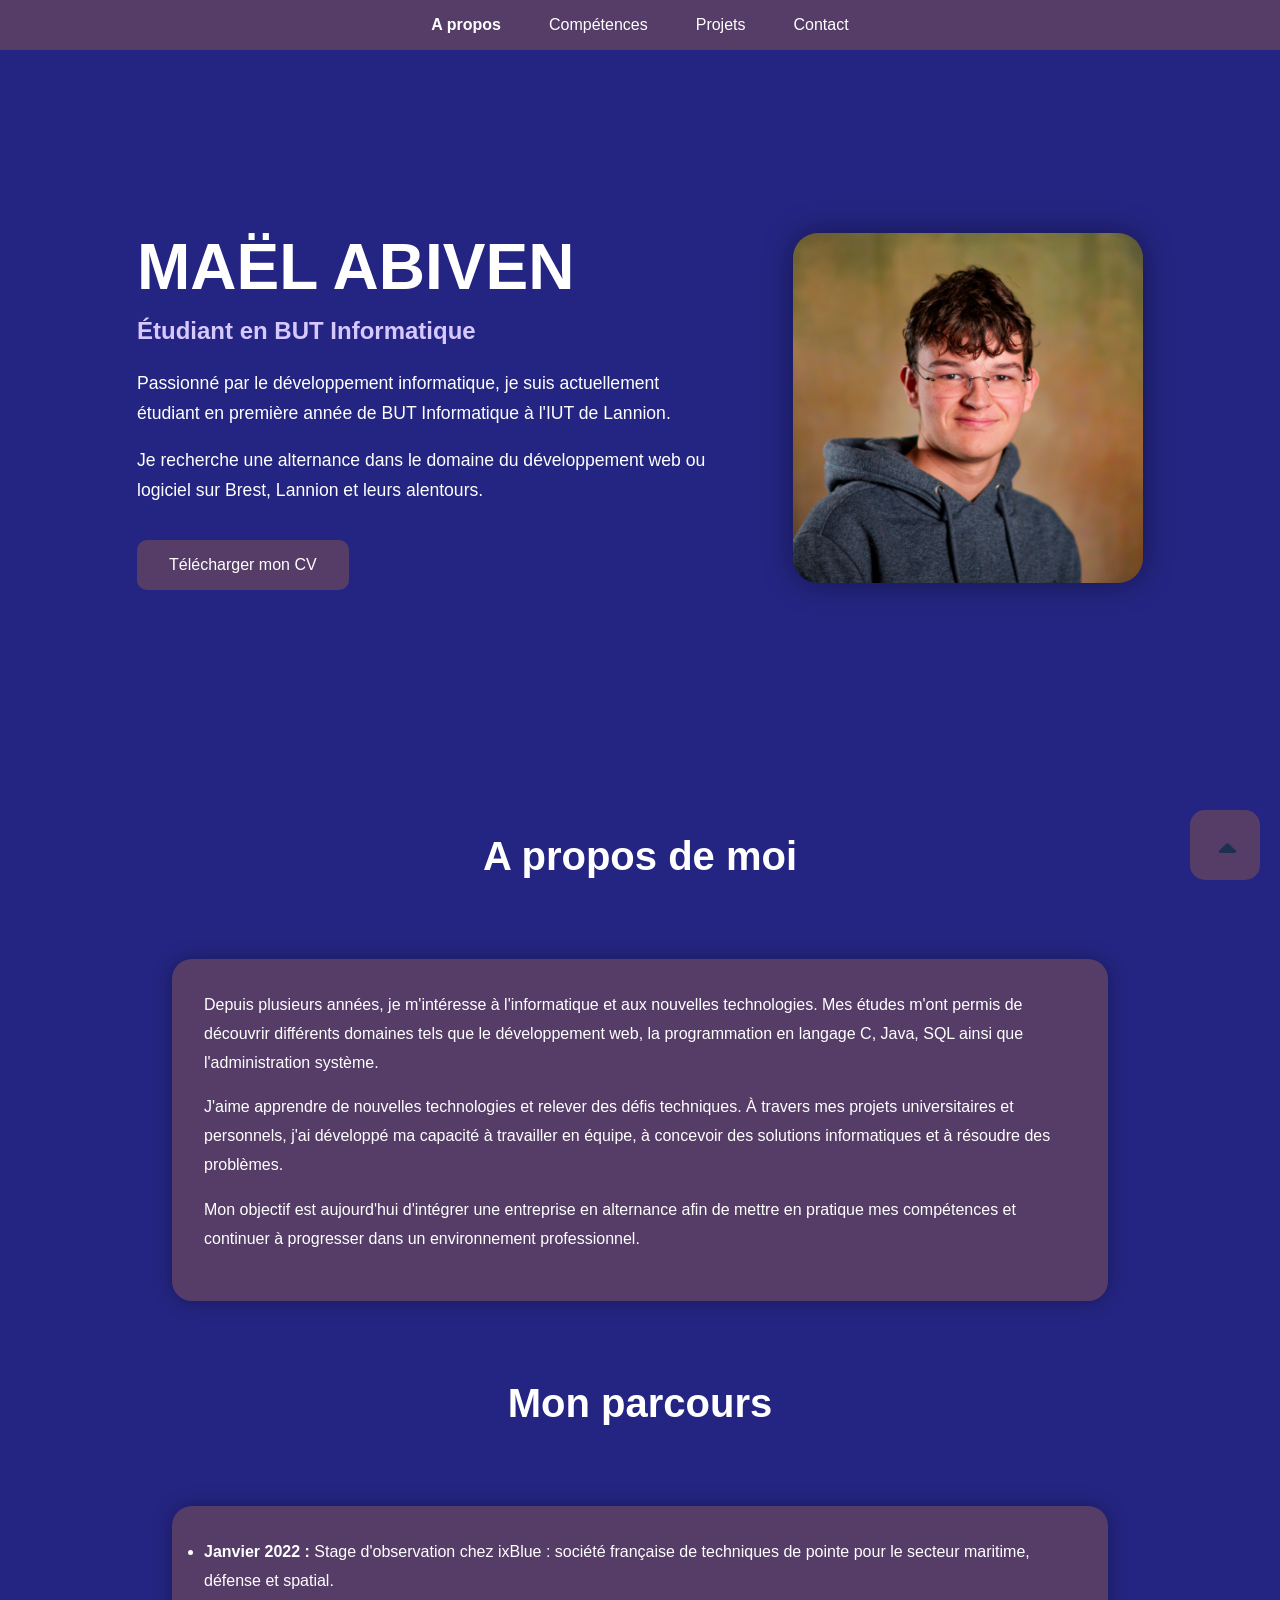
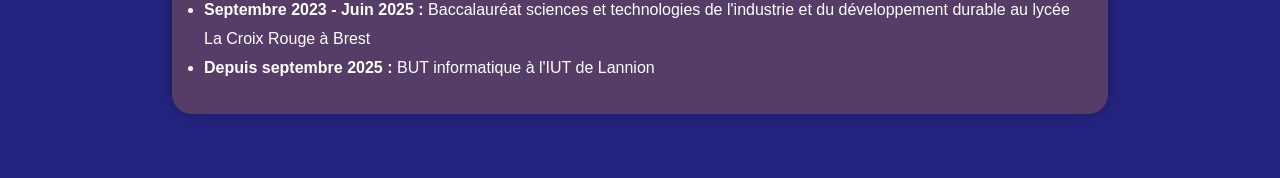
<file: index.html>
<!DOCTYPE html>
<html lang="fr">

<head>
    <meta charset="UTF-8">
    <meta name="viewport" content="width=device-width, initial-scale=1.0">
    <title>Maël Abiven - Portfolio</title>
    <link rel="stylesheet" href="style.css">
</head>

<body id="body">

<!-- apropos -->

<header>

    <aside>

        <nav class="zoom">
            <a href="index.html">
                <p><strong>A propos</strong></p>
            </a>
        </nav>

        <nav class="zoom">
            <a href="competences.html">
                <p>Compétences</p>
            </a>
        </nav>

        <nav class="zoom">
            <a href="projets.html">
                <p>Projets</p>
            </a>
        </nav>

        <nav class="zoom">
            <a href="contact.html">
                <p>Contact</p>
            </a>
        </nav>

    </aside>

</header>

<main>

    <section id="hero">

        <div id="presentation">

            <h1>MAËL ABIVEN</h1>

            <h2>Étudiant en BUT Informatique</h2>

            <p>
                Passionné par le développement informatique, je suis actuellement
                étudiant en première année de BUT Informatique à l'IUT de Lannion.
            </p>

            <p>
                Je recherche une alternance dans le domaine du développement
                web ou logiciel sur Brest, Lannion et leurs alentours.
            </p>

            <a href="CV_Maël_ABIVEN.pdf" target="_blank" download class="bouton"> 
                Télécharger mon CV
            </a>

        </div>

        <figure>

            <img src="moi.jpg" alt="Photo de Maël Abiven">

        </figure>

    </section>

    <section id="apropos">

        <h2>A propos de moi</h2>

        <article>

            <p>
                Depuis plusieurs années, je m'intéresse à l'informatique et aux
                nouvelles technologies. Mes études m'ont permis de découvrir
                différents domaines tels que le développement web, la programmation
                en langage C, Java, SQL ainsi que l'administration système.
            </p>

            <p>
                J'aime apprendre de nouvelles technologies et relever des défis
                techniques. À travers mes projets universitaires et personnels,
                j'ai développé ma capacité à travailler en équipe, à concevoir
                des solutions informatiques et à résoudre des problèmes.
            </p>

            <p>
                Mon objectif est aujourd'hui d'intégrer une entreprise en alternance
                afin de mettre en pratique mes compétences et continuer à progresser
                dans un environnement professionnel.
            </p>

        </article>

        <h2>Mon parcours</h2>

        <article>
            <ul>
                <li>
                    <strong>Janvier 2022 :</strong> Stage d'observation chez ixBlue : société française de techniques de pointe pour le secteur maritime, défense et spatial.
                </li>
                <li>
                    <strong>Septembre 2023 - Juin 2025 : </strong>Baccalauréat sciences et technologies de l'industrie et du développement durable au lycée La Croix Rouge à Brest 
                    
                </li>
                <li>
                    <strong>Depuis septembre 2025 :</strong> BUT informatique à l'IUT de Lannion
                </li>
            </ul>
        </article>

    </section>

</main>

<footer>

    <aside>

        <nav id="retour">

            <a href="#body">
                <img src="fleche.png" alt="Retour en haut">
            </a>

        </nav>

    </aside>

</footer>

</body>

</html>
</file>
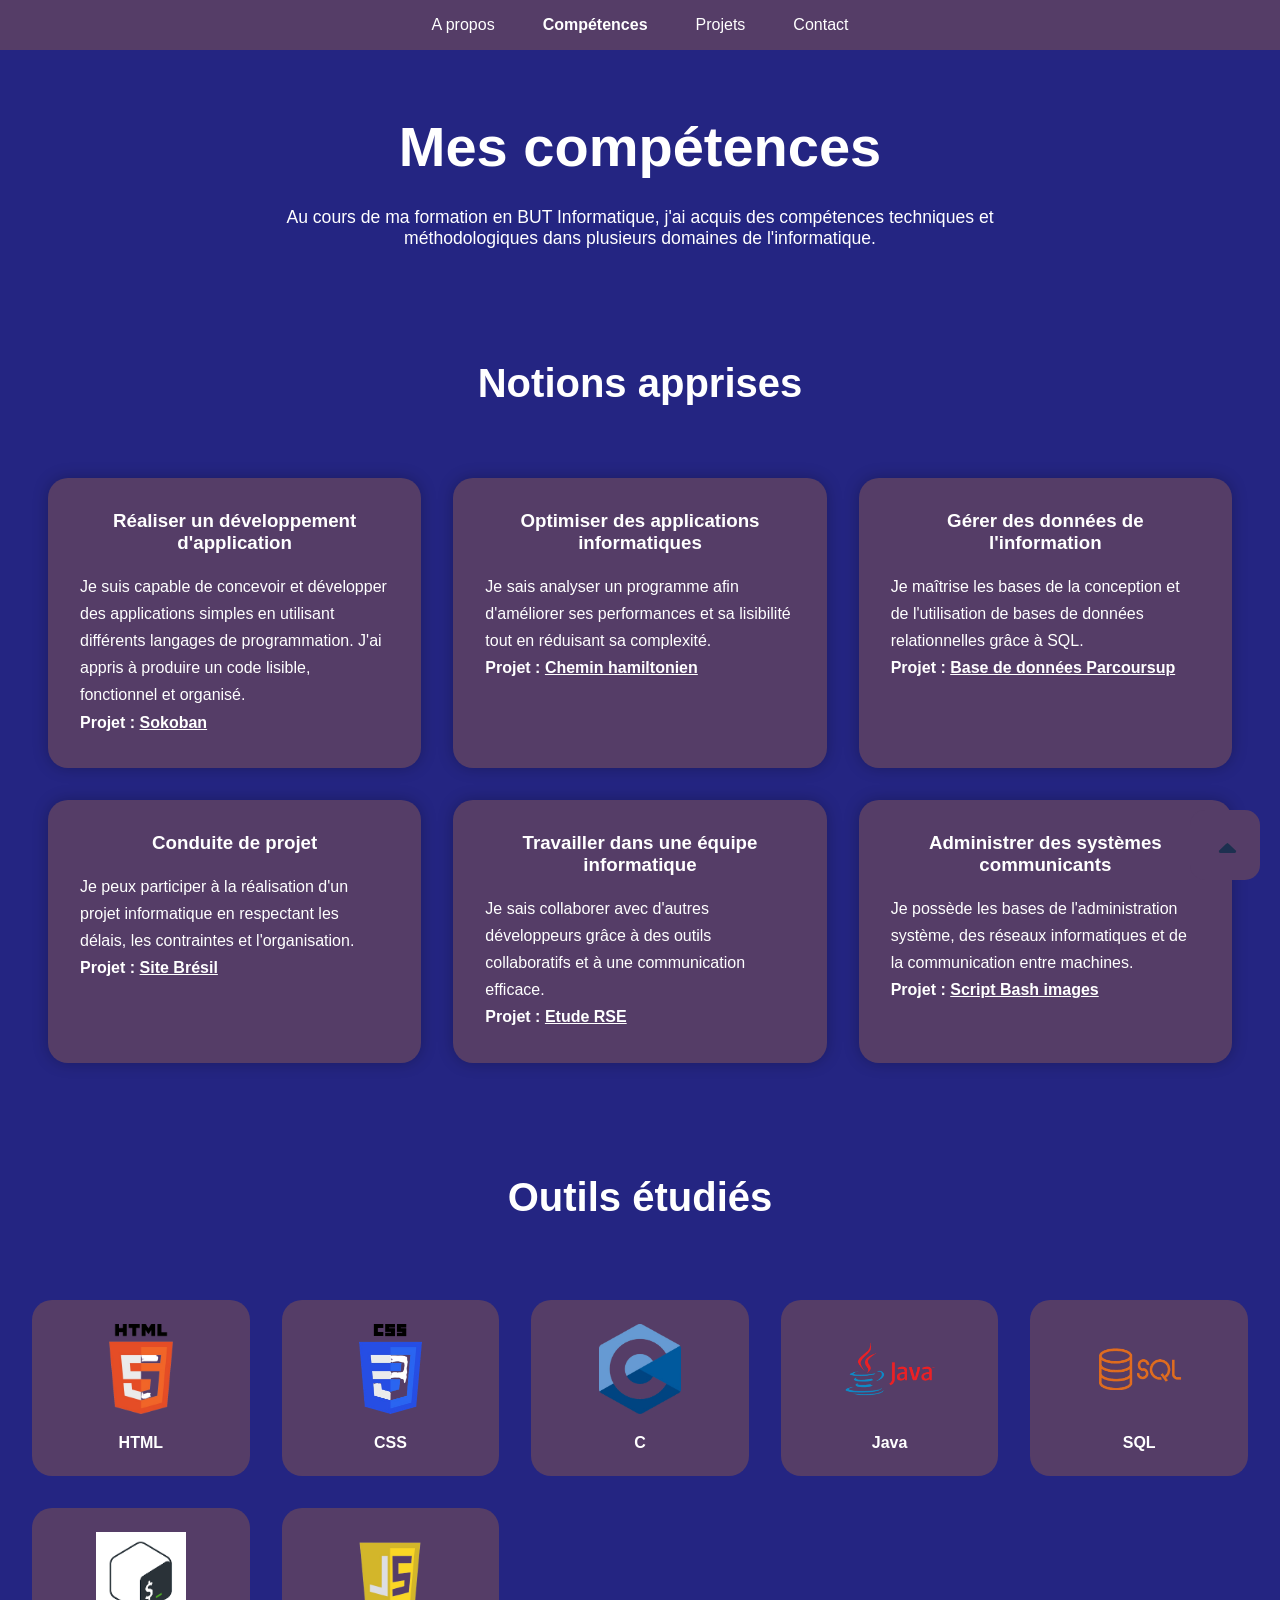
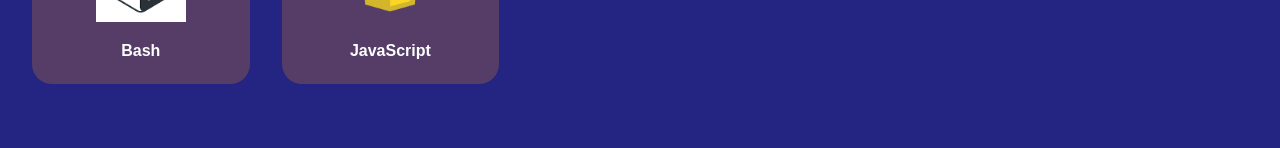
<file: competences.html>
<!DOCTYPE html>
<html lang="fr">

<head>
    <meta charset="UTF-8">
    <meta name="viewport" content="width=device-width, initial-scale=1.0">
    <title>Compétences - Maël Abiven</title>
    <link rel="stylesheet" href="competences.css">
</head>

<body id="body">

<!-- competences -->

<header>

    <aside>

        <nav class="zoom">
            <a href="index.html">
                <p>A propos</p>
            </a>
        </nav>

        <nav class="zoom">
            <a href="competences.html">
                <p><strong>Compétences</strong></p>
            </a>
        </nav>

        <nav class="zoom">
            <a href="projets.html">
                <p>Projets</p>
            </a>
        </nav>

        <nav class="zoom">
            <a href="contact.html">
                <p>Contact</p>
            </a>
        </nav>

    </aside>

</header>

<main>

    <section id="debutcompetences">

        <h1>Mes compétences</h1>

        <p class="intro">
            Au cours de ma formation en BUT Informatique, j'ai acquis des
            compétences techniques et méthodologiques dans plusieurs domaines
            de l'informatique.
        </p>

    </section>

    <section id="notion">

        <h2>Notions apprises</h2>

        <article class="competence">
            <h3>Réaliser un développement d'application</h3>

            <p>
                Je suis capable de concevoir et développer des applications simples
                en utilisant différents langages de programmation. J'ai appris à
                produire un code lisible, fonctionnel et organisé.
                <br><strong>Projet : <a href="projets.html">Sokoban</a></strong>
            </p>
        </article>

        <article class="competence">
            <h3>Optimiser des applications informatiques</h3>

            <p>
                Je sais analyser un programme afin d'améliorer ses performances
                et sa lisibilité tout en réduisant sa complexité.
                <br><strong>Projet : <a href="projets.html">Chemin hamiltonien</a></strong>
            </p>
        </article>

        <article class="competence">
            <h3>Gérer des données de l'information</h3>

            <p>
                Je maîtrise les bases de la conception et de l'utilisation de
                bases de données relationnelles grâce à SQL.
                <br><strong>Projet : <a href="projets.html">Base de données Parcoursup</a></strong>
            </p>
        </article>

        <article class="competence">
            <h3>Conduite de projet</h3>

            <p>
                Je peux participer à la réalisation d'un projet informatique
                en respectant les délais, les contraintes et l'organisation.
                <br><strong>Projet : <a href="projets.html">Site Brésil</a></strong>
            </p>
        </article>

        <article class="competence">
            <h3>Travailler dans une équipe informatique</h3>

            <p>
                Je sais collaborer avec d'autres développeurs grâce à des outils
                collaboratifs et à une communication efficace.
                <br><strong>Projet : <a href="projets.html">Etude RSE</a></strong>
            </p>
        </article>

        <article class="competence">
            <h3>Administrer des systèmes communicants</h3>

            <p>
                Je possède les bases de l'administration système, des réseaux
                informatiques et de la communication entre machines.
                <br><strong>Projet : <a href="projets.html">Script Bash images</a></strong>
            </p>
        </article>

    </section>

    <section id="outils">

        <h2>Outils étudiés</h2>

        <div class="grille-outils">

            <figure>
                <img src="logo html.png" alt="HTML">
                <figcaption>HTML</figcaption>
            </figure>

            <figure>
                <img src="logo css.png" alt="CSS">
                <figcaption>CSS</figcaption>
            </figure>

            <figure>
                <img src="logo langage C.png" alt="Langage C">
                <figcaption>C</figcaption>
            </figure>

            <figure>
                <img src="logo java.png" alt="Java">
                <figcaption>Java</figcaption>
            </figure>

            <figure>
                <img src="logo sql.png" alt="SQL">
                <figcaption>SQL</figcaption>
            </figure>

            <figure>
                <img src="logo bash.png" alt="Bash">
                <figcaption>Bash</figcaption>
            </figure>

            <figure>
                <img src="logo_javascript.png" alt="Bash">
                <figcaption>JavaScript</figcaption>
            </figure>

        </div>

    </section>

</main>

<footer>

    <aside>

        <nav id="retour">

            <a href="#body">
                <img src="fleche.png" alt="Retour en haut">
            </a>

        </nav>

    </aside>

</footer>

</body>

</html>
</file>
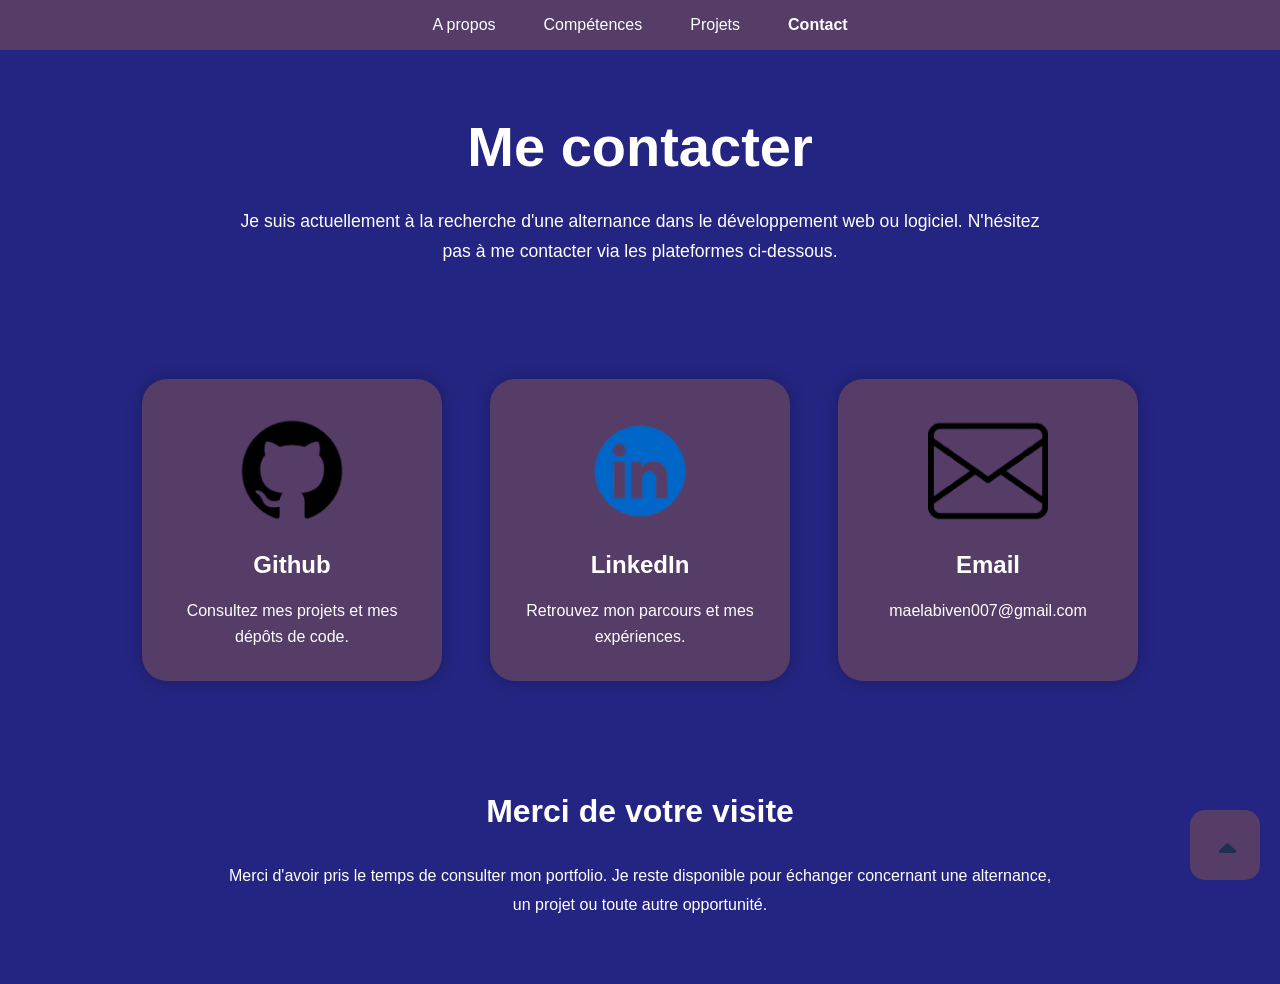
<file: contact.html>
<!DOCTYPE html>
<html lang="fr">

<head>
    <meta charset="UTF-8">
    <meta name="viewport" content="width=device-width, initial-scale=1.0">
    <title>Contact - Maël Abiven</title>
    <link rel="stylesheet" href="contact.css">
</head>

<body id="body">

<!-- contact -->

<header>

    <aside>

        <nav class="zoom">
            <a href="index.html">
                <p>A propos</p>
            </a>
        </nav>

        <nav class="zoom">
            <a href="competences.html">
                <p>Compétences</p>
            </a>
        </nav>

        <nav class="zoom">
            <a href="projets.html">
                <p>Projets</p>
            </a>
        </nav>

        <nav class="zoom">
            <a href="contact.html">
                <p><strong>Contact</strong></p>
            </a>
        </nav>

    </aside>

</header>

<main>

    <section id="debutcontact">

        <h1>Me contacter</h1>

        <p class="texte-contact">
            Je suis actuellement à la recherche d'une alternance dans le
            développement web ou logiciel.
            N'hésitez pas à me contacter via les plateformes ci-dessous.
        </p>

    </section>

    <section id="reseaux">

        <article class="carte-contact">

            <a href="https://github.com/maelabiven" target="_blank">

                <img src="logo github.png" alt="Github">

                <h2>Github</h2>

                <p>
                    Consultez mes projets et mes dépôts de code.
                </p>

            </a>

        </article>

        <article class="carte-contact">

            <a href="https://www.linkedin.com/in/ma%C3%ABl-abiven-3798813a5/" target="_blank">

                <img src="logo linkedin.png" alt="LinkedIn">

                <h2>LinkedIn</h2>

                <p>
                    Retrouvez mon parcours et mes expériences.
                </p>

            </a>

        </article>

        <article class="carte-contact">

            <img src="enveloppe.png" alt="Email">

            <h2>Email</h2>

            <p>
                maelabiven007@gmail.com
            </p>

        </article>

    </section>

    <section id="mot-fin">

        <h2>Merci de votre visite</h2>

        <p>
            Merci d'avoir pris le temps de consulter mon portfolio.
            Je reste disponible pour échanger concernant une alternance,
            un projet ou toute autre opportunité.
        </p>

    </section>

</main>

<footer>

    <aside>

        <nav id="retour">

            <a href="#body">
                <img src="fleche.png" alt="Retour en haut">
            </a>

        </nav>

    </aside>

</footer>

</body>

</html>

</html>
</file>
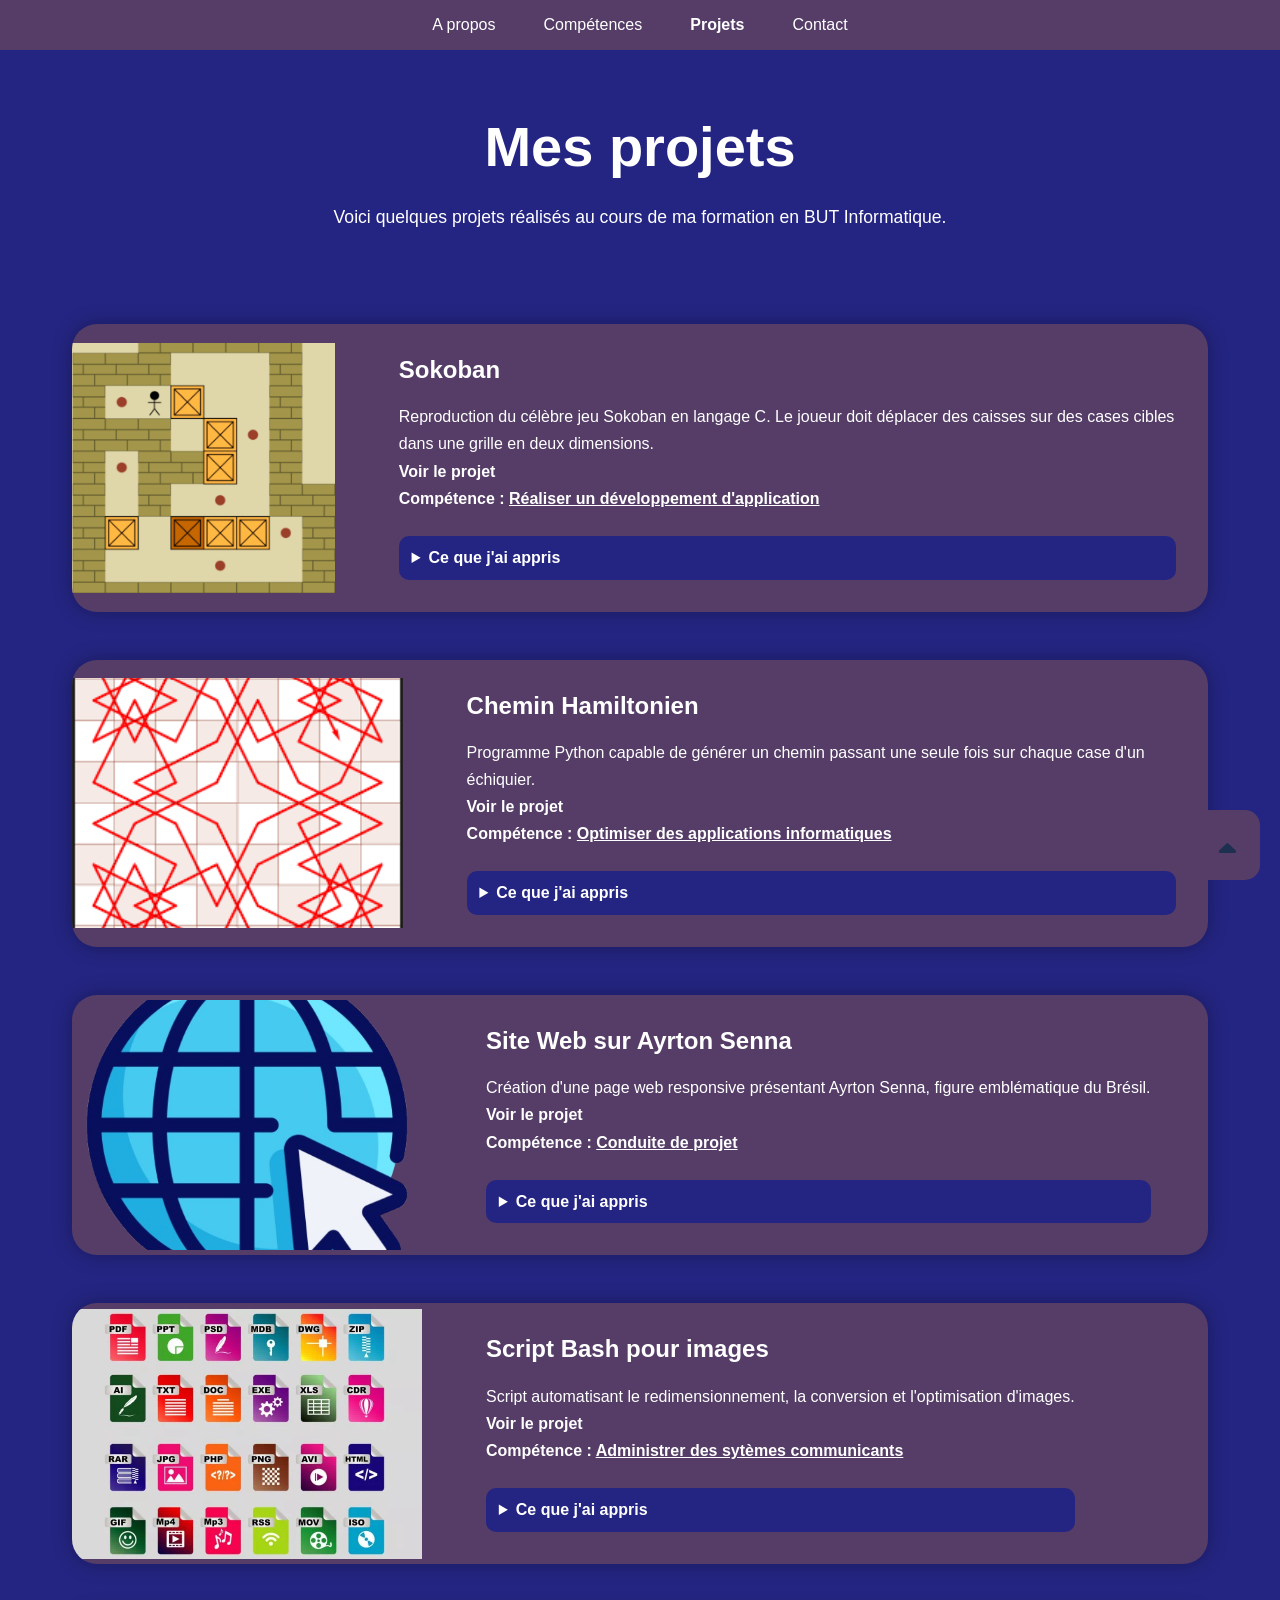
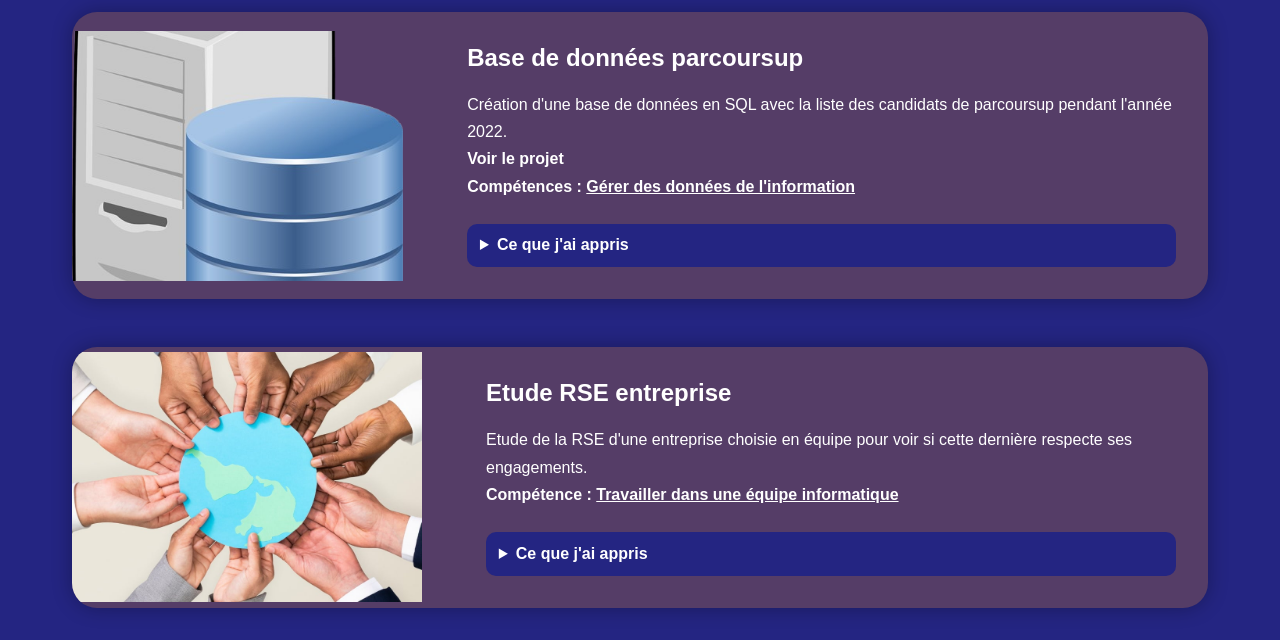
<file: projets.html>
<!DOCTYPE html>
<html lang="fr">

<head>
    <meta charset="UTF-8">
    <meta name="viewport" content="width=device-width, initial-scale=1.0">
    <title>Projets - Maël Abiven</title>
    <link rel="stylesheet" href="projets.css">
</head>

<body id="body">

    <!-- projets -->

    <header>

        <aside>

            <nav class="zoom">
                <a href="index.html">
                    <p>A propos</p>
                </a>
            </nav>

            <nav class="zoom">
                <a href="competences.html">
                    <p>Compétences</p>
                </a>
            </nav>

            <nav class="zoom">
                <a href="projets.html">
                    <p><strong>Projets</strong></p>
                </a>
            </nav>

            <nav class="zoom">
                <a href="contact.html">
                    <p>Contact</p>
                </a>
            </nav>

        </aside>

    </header>

    <main>

        <section id="titre-projets">

            <h1>Mes projets</h1>

            <p>
                Voici quelques projets réalisés au cours de ma formation
                en BUT Informatique.
            </p>

        </section>

        <section id="liste-projets">

            <article class="projet">

                <img src="sokoban.png" alt="Projet Sokoban">

                <div class="contenu-projet">

                    <h2>Sokoban</h2>

                    <p>
                        Reproduction du célèbre jeu Sokoban en langage C.
                        Le joueur doit déplacer des caisses sur des cases cibles
                        dans une grille en deux dimensions.
                        <br> <a href="https://github.com/maelabiven/Sokoban" target="_blank"><strong>Voir le
                                projet</strong></a>
                        <br><strong>Compétence : <a href="competences.html">Réaliser un développement
                                d'application</a></strong>
                    </p>

                    <details>

                        <summary>Ce que j'ai appris</summary>

                        <p>
                            Ce projet m'a permis de mieux comprendre les tableaux,
                            les boucles, les conditions et l'organisation d'un programme
                            complet en langage C.
                        </p>

                    </details>

                </div>

            </article>

            <article class="projet">

                <img src="chemin hamiltonien.png" alt="Chemin Hamiltonien">

                <div class="contenu-projet">

                    <h2>Chemin Hamiltonien</h2>

                    <p>
                        Programme Python capable de générer un chemin
                        passant une seule fois sur chaque case d'un échiquier.
                        <br> <a href="https://github.com/maelabiven/Chemin-Hamiltonien" target="_blank"><strong>Voir le
                                projet</strong></a>
                        <br><strong>Compétence : <a href="competences.html">Optimiser des applications
                                informatiques</a></strong>
                    </p>

                    <details>

                        <summary>Ce que j'ai appris</summary>

                        <p>
                            J'ai découvert la création d'interfaces graphiques,
                            la manipulation de formes géométriques et l'affichage
                            dynamique d'éléments graphiques.
                        </p>

                    </details>

                </div>

            </article>

            <article class="projet">

                <img src="site bresil.png" alt="Site Brésil">

                <div class="contenu-projet">

                    <h2>Site Web sur Ayrton Senna</h2>

                    <p>
                        Création d'une page web responsive présentant
                        Ayrton Senna, figure emblématique du Brésil.
                        <br> <a href="https://github.com/maelabiven/Site-Bresil" target="_blank"><strong>Voir le
                                projet</strong></a>
                        <br><strong>Compétence : <a href="competences.html">Conduite de projet</strong></a>
                    </p>

                    <details>

                        <summary>Ce que j'ai appris</summary>

                        <p>
                            J'ai approfondi mes connaissances en HTML/CSS,
                            en responsive design, en animations et en
                            mise en page moderne.
                        </p>

                    </details>

                </div>

            </article>

            <article class="projet">

                <img src="script image.png" alt="Script Bash">

                <div class="contenu-projet">

                    <h2>Script Bash pour images</h2>

                    <p>
                        Script automatisant le redimensionnement,
                        la conversion et l'optimisation d'images.
                        <br> <a href="https://github.com/maelabiven/Script-Bash-image" target="_blank"><strong>Voir le
                                projet</strong></a>
                        <br><strong>Compétence : <a href="competences.html">Administrer des sytèmes
                                communicants</strong></a>
                    </p>

                    <details>

                        <summary>Ce que j'ai appris</summary>

                        <p>
                            Ce projet m'a permis de mieux comprendre
                            le langage Bash et l'automatisation sous Linux.
                        </p>

                    </details>

                </div>

            </article>

            <article class="projet">

                <img src="bdd.png" alt="Projet Sokoban">

                <div class="contenu-projet">

                    <h2>Base de données parcoursup</h2>

                    <p>
                        Création d'une base de données en SQL avec la liste des candidats de parcoursup pendant l'année
                        2022.
                        <br> <a href="https://github.com/maelabiven/Base-de-donn-e-parcoursup"
                            target="_blank"><strong>Voir le projet</strong></a>
                        <br><strong>Compétences : <a href="competences.html">Gérer des données de
                                l'information</strong></a>
                    </p>

                    <details>

                        <summary>Ce que j'ai appris</summary>

                        <p>
                            Ce projet m'a permis de mieux comprendre la création des tables et l'affectation des
                            contraintes en SQL
                        </p>

                    </details>

                </div>

            </article>

            <article class="projet">

                <img src="RSE.jpg" alt="Projet Sokoban">

                <div class="contenu-projet">

                    <h2>Etude RSE entreprise</h2>

                    <p>
                        Etude de la RSE d'une entreprise choisie en équipe pour voir si cette dernière respecte ses
                        engagements.
                        
                        <br><strong>Compétence : <a href="competences.html">Travailler dans une équipe informatique</a></strong>
                    </p>

                    <details>

                        <summary>Ce que j'ai appris</summary>

                        <p>
                            Ce projet de mieux travailler en équipe et de mieux savoir utiliser des outils de
                            communications de et de veilles.
                        </p>

                    </details>

                </div>

            </article>

        </section>

    </main>

    <footer>

        <aside>

            <nav id="retour">

                <a href="#body">
                    <img src="fleche.png" alt="Retour en haut">
                </a>

            </nav>

        </aside>

    </footer>

</body>

</html>

</html>
</file>
<file: style.css>
/* apropos */

html {
    scroll-behavior: smooth;
}

* {
    margin: 0;
    padding: 0;
    box-sizing: border-box;
}

body {
    background-color: #242582;
    color: white;
    font-family: Arial, Helvetica, sans-serif;
}

/* ---------------- MENU ---------------- */

header aside {
    background-color: #553D67;
    display: flex;
    justify-content: center;
    gap: 3em;
    padding: 1em;
    position: sticky;
    top: 0;
    z-index: 100;
}

header aside a {
    text-decoration: none;
    color: white;
}

.zoom {
    transition: transform 0.3s ease;
}

.zoom:hover {
    transform: scale(1.15);
}

/* ---------------- HERO ---------------- */

#hero {
    min-height: 80vh;
    display: flex;
    align-items: center;
    justify-content: center;
    gap: 5em;
    padding: 4em;
}

#presentation {
    width: 50%;
}

#presentation h1 {
    font-size: 4rem;
    margin-bottom: 0.2em;
}

#presentation h2 {
    color: #d7c8ff;
    margin-bottom: 1em;
}

#presentation p {
    margin-bottom: 1em;
    font-size: 1.1rem;
    line-height: 1.7;
}

#hero figure {
    width: 350px;
}

#hero figure img {
    width: 100%;
    border-radius: 25px;
    box-shadow: 0 0 30px rgba(0, 0, 0, 0.4);
    transition: transform 0.4s ease;
}

#hero figure img:hover {
    transform: scale(1.05);
}

/* ---------------- BOUTON ---------------- */

.bouton {
    display: inline-block;
    margin-top: 1em;
    background-color: #553D67;
    color: white;
    text-decoration: none;
    padding: 1em 2em;
    border-radius: 10px;
    transition: all 0.3s ease;
}

.bouton:hover {
    transform: translateY(-5px);
    box-shadow: 0 10px 20px rgba(0, 0, 0, 0.3);
}

/* ---------------- A PROPOS ---------------- */

#apropos {
    max-width: 1000px;
    margin: auto;
    padding: 4em 2em;
}

#apropos h2 {
    text-align: center;
    margin-bottom: 2em;
    font-size: 2.5rem;
    gap : 1em;
}

#apropos article {
    background-color: #553D67;
    padding: 2em;
    border-radius: 20px;
    line-height: 1.8;
    box-shadow: 0 0 20px rgba(0, 0, 0, 0.3);
}

#apropos article p {
    margin-bottom: 1em;
}

#apropos h2:nth-of-type(2) {
    margin-top: 2em;
}

/* ---------------- RETOUR HAUT ---------------- */

#retour {
    position: fixed;
    right: 20px;
    bottom: 20px;
    width: 70px;
    height: 70px;
    background-color: #553D67;
    border-radius: 15px;
    transition: transform 0.3s ease;
}

#retour:hover {
    transform: scale(1.1);
}

#retour img {
    width: 100%;
    height: 100%;
    object-fit: contain;
    padding: 10px;
}

/* ---------------- RESPONSIVE ---------------- */

@media (max-width:640px) {

    header aside {
        flex-wrap: wrap;
        gap: 1em;
    }

    #hero {
        flex-direction: column-reverse;
        padding: 2em;
        text-align: center;
    }

    #presentation {
        width: 100%;
    }

    #presentation h1 {
        font-size: 2.5rem;
    }

    #hero figure {
        width: 220px;
    }

    #apropos {
        padding: 2em 1em;
    }

    #apropos h2 {
        font-size: 2rem;
    }

}
</file>
<file: competences.css>
html {
    scroll-behavior: smooth;
}

* {
    margin: 0;
    padding: 0;
    box-sizing: border-box;
}

body {
    background-color: #242582;
    color: white;
    font-family: Arial, Helvetica, sans-serif;
}

header aside {
    background-color: #553D67;
    display: flex;
    justify-content: center;
    gap: 3em;
    padding: 1em;
    position: sticky;
    top: 0;
    z-index: 100;
}

header aside a {
    text-decoration: none;
    color: white;
}

.zoom {
    transition: transform 0.3s ease;
}

.zoom:hover {
    transform: scale(1.15);
}

#debutcompetences{
    text-align:center;
    padding:4em 2em;
}

#debutcompetences h1{
    font-size:3.5rem;
    margin-bottom:0.5em;
}

.intro{
    max-width:800px;
    margin:auto;
    font-size:1.1rem;
}

/* ----- COMPETENCES ----- */

#notion{
    display:grid;
    grid-template-columns:repeat(auto-fit,minmax(300px,1fr));
    gap:2em;
    padding:3em;
}

#notion h2{
    grid-column:1/-1;
    text-align:center;
    font-size:2.5rem;
    margin-bottom:1em;
}

.competence{
    background-color:#553D67;
    padding:2em;
    border-radius:20px;
    transition:all 0.3s ease;
    box-shadow:0 0 15px rgba(0,0,0,0.25);
}

.competence:hover{
    transform:translateY(-10px);
    box-shadow:0 10px 25px rgba(0,0,0,0.4);
}

.competence h3{
    margin-bottom:1em;
    text-align:center;
}

.competence p{
    line-height:1.7;
}

.competence p > strong > a{
 color:white;
}

/* ----- OUTILS ----- */

#outils{
    padding:4em 2em;
}

#outils h2{
    text-align:center;
    margin-bottom:2em;
    font-size:2.5rem;
}

.grille-outils{
    display:grid;
    grid-template-columns:repeat(auto-fit,minmax(180px,1fr));
    gap:2em;
}

.grille-outils figure{
    background-color:#553D67;
    border-radius:20px;
    padding:1.5em;
    text-align:center;
    transition:all 0.3s ease;
}

.grille-outils figure:hover{
    transform:scale(1.08);
}

.grille-outils img{
    width:90px;
    height:90px;
    object-fit:contain;
    margin:auto;
}

.grille-outils figcaption{
    margin-top:1em;
    font-weight:bold;
}

#retour {
    position: fixed;
    right: 20px;
    bottom: 20px;
    width: 70px;
    height: 70px;
    background-color: #553D67;
    border-radius: 15px;
    transition: transform 0.3s ease;
}

#retour:hover {
    transform: scale(1.1);
}

#retour img {
    width: 100%;
    height: 100%;
    object-fit: contain;
    padding: 10px;
}

/* ----- RESPONSIVE ----- */

@media (max-width:640px){

    #debutcompetences h1{
        font-size:2.3rem;
    }

    #notion{
        padding:1.5em;
    }

    #outils{
        padding:2em 1em;
    }

}
</file>
<file: contact.css>
html {
    scroll-behavior: smooth;
}

* {
    margin: 0;
    padding: 0;
    box-sizing: border-box;
}

body {
    background-color: #242582;
    color: white;
    font-family: Arial, Helvetica, sans-serif;
}

/* ---------------- MENU ---------------- */

header aside {
    background-color: #553D67;
    display: flex;
    justify-content: center;
    gap: 3em;
    padding: 1em;
    position: sticky;
    top: 0;
    z-index: 100;
}

header aside a {
    text-decoration: none;
    color: white;
}

.zoom {
    transition: transform 0.3s ease;
}

.zoom:hover {
    transform: scale(1.15);
}

#debutcontact{
    text-align:center;
    padding:4em 2em;
}

#debutcontact h1{
    font-size:3.5rem;
    margin-bottom:0.5em;
}

.texte-contact{
    max-width:800px;
    margin:auto;
    font-size:1.1rem;
    line-height:1.7;
}

/* ---------------- CONTACT ---------------- */

#reseaux{
    display:flex;
    justify-content:center;
    flex-wrap:wrap;
    gap:3em;
    padding:3em;
}

.carte-contact{
    background-color:#553D67;
    width:300px;
    border-radius:25px;
    text-align:center;
    padding:2em;
    transition:all 0.3s ease;
    box-shadow:0 0 15px rgba(0,0,0,0.25);
}

.carte-contact:hover{
    transform:translateY(-10px);
    box-shadow:0 15px 30px rgba(0,0,0,0.4);
}

.carte-contact a{
    text-decoration:none;
    color:white;
}

.carte-contact img{
    width:120px;
    height:120px;
    object-fit:contain;
    margin:auto;
    margin-bottom:1em;
}

.carte-contact h2{
    margin-bottom:0.8em;
}

.carte-contact p{
    line-height:1.6;
}

/* ---------------- FIN ---------------- */

#mot-fin{
    text-align:center;
    padding:4em 2em;
    max-width:900px;
    margin:auto;
}

#mot-fin h2{
    margin-bottom:1em;
    font-size:2rem;
}

#mot-fin p{
    line-height:1.8;
}

#retour {
    position: fixed;
    right: 20px;
    bottom: 20px;
    width: 70px;
    height: 70px;
    background-color: #553D67;
    border-radius: 15px;
    transition: transform 0.3s ease;
}

#retour:hover {
    transform: scale(1.1);
}

#retour img {
    width: 100%;
    height: 100%;
    object-fit: contain;
    padding: 10px;
}

/* ---------------- RESPONSIVE ---------------- */

@media (max-width:640px){

    #debutcontact h1{
        font-size:2.3rem;
    }

    #reseaux{
        padding:1.5em;
    }

    .carte-contact{
        width:100%;
        max-width:350px;
    }

}
</file>
<file: projets.css>
html {
    scroll-behavior: smooth;
}

* {
    margin: 0;
    padding: 0;
    box-sizing: border-box;
}

body {
    background-color: #242582;
    color: white;
    font-family: Arial, Helvetica, sans-serif;
}

/* ---------------- MENU ---------------- */

header aside {
    background-color: #553D67;
    display: flex;
    justify-content: center;
    gap: 3em;
    padding: 1em;
    position: sticky;
    top: 0;
    z-index: 100;
}

header aside a {
    text-decoration: none;
    color: white;
}

.zoom {
    transition: transform 0.3s ease;
}

.zoom:hover {
    transform: scale(1.15);
}

#titre-projets{
    text-align:center;
    padding:4em 2em;
}

#titre-projets h1{
    font-size:3.5rem;
    margin-bottom:0.5em;
}

#titre-projets p{
    font-size:1.1rem;
}

/* ---------------- PROJETS ---------------- */

#liste-projets{
    display:flex;
    flex-direction:column;
    gap:3em;
    max-width:1200px;
    margin:auto;
    padding:2em;
}

.projet{
    background-color:#553D67;
    display:flex;
    align-items:center;
    gap:2em;
    border-radius:25px;
    overflow:hidden;
    box-shadow:0 0 20px rgba(0,0,0,0.3);
    transition:all 0.3s ease;
}

.projet:hover{
    transform:translateY(-8px);
    box-shadow:0 15px 35px rgba(0,0,0,0.4);
}

.projet img{
    width:350px;
    height:250px;
    object-fit:cover;
}

.contenu-projet{
    padding:2em;
}

.contenu-projet h2{
    margin-bottom:0.8em;
}

.contenu-projet p{
    line-height:1.7;
}

.contenu-projet p > a{
    text-decoration: none;
    color : white;
}

.contenu-projet p > strong > a{
    
    color : white;
}

details{
    margin-top:1.5em;
}

summary{
    cursor:pointer;
    font-weight:bold;
    background-color:#242582;
    padding:0.8em;
    border-radius:10px;
    transition:all 0.3s ease;
}

summary:hover{
    transform:scale(1.03);
}

details p{
    margin-top:1em;
}

#retour {
    position: fixed;
    right: 20px;
    bottom: 20px;
    width: 70px;
    height: 70px;
    background-color: #553D67;
    border-radius: 15px;
    transition: transform 0.3s ease;
}

#retour:hover {
    transform: scale(1.1);
}

#retour img {
    width: 100%;
    height: 100%;
    object-fit: contain;
    padding: 10px;
}

/* ---------------- RESPONSIVE ---------------- */

@media (max-width:640px){

    #titre-projets h1{
        font-size:2.3rem;
    }

    .projet{
        flex-direction:column;
    }

    .projet img{
        width:100%;
        height:220px;
    }

    .contenu-projet{
        padding:1.5em;
    }

}
</file>
